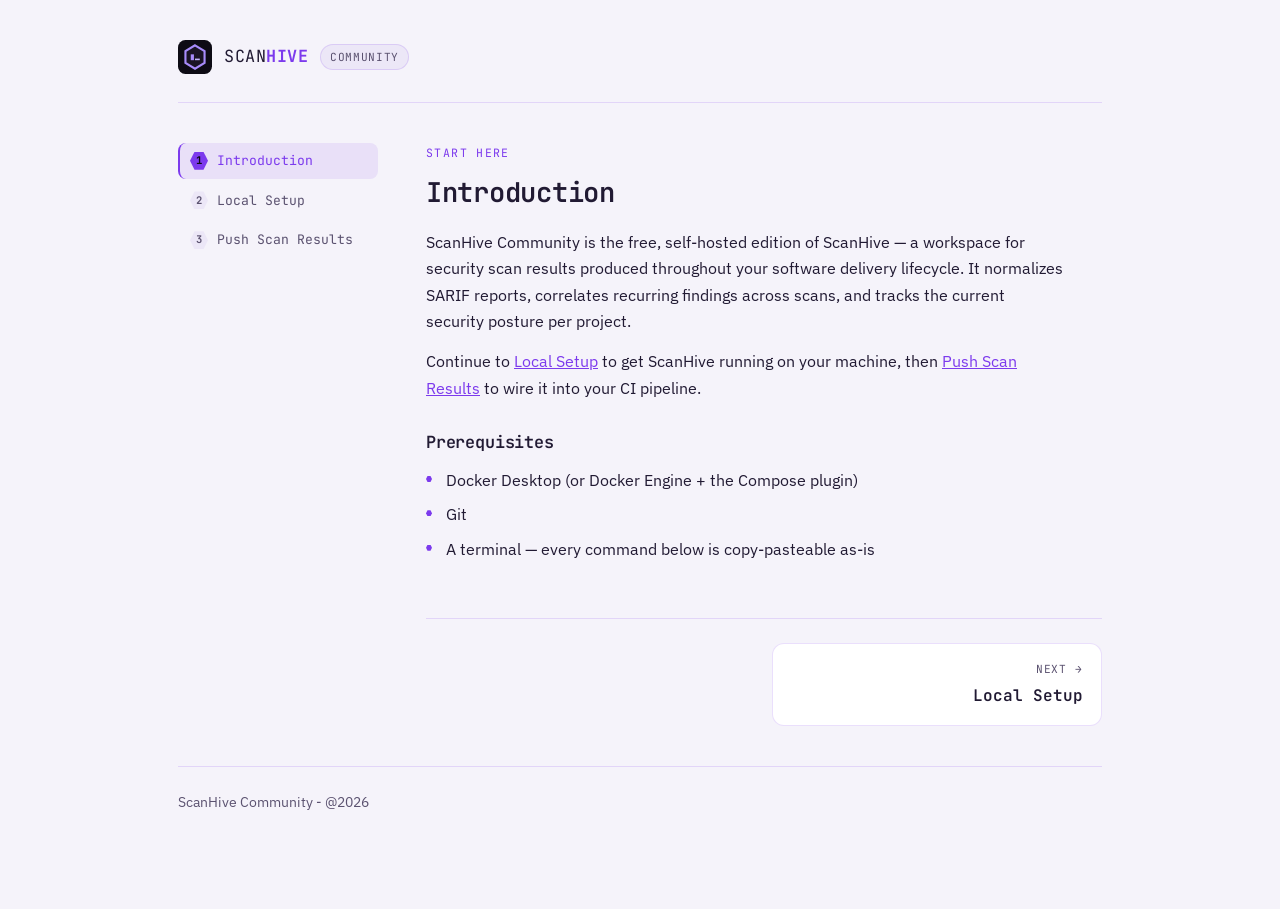
<file: index.html>
<!doctype html>
<html lang="en">
<head>
<meta charset="UTF-8">
<meta name="viewport" content="width=device-width, initial-scale=1.0">
<title>ScanHive Setup — Introduction</title>
<link rel="icon" type="image/svg+xml" href="../../scanhive-favicon.svg">
<link rel="stylesheet" href="https://fonts.googleapis.com/css2?family=JetBrains+Mono:wght@400;500;600;700&family=IBM+Plex+Sans:wght@400;500;600;700&display=swap">
<link rel="stylesheet" href="styles.css">
</head>
<body>

<div class="shell">

  <header class="top">
    <a class="brand-row" href="index.html">
      <svg class="mark" viewBox="0 0 64 64" xmlns="http://www.w3.org/2000/svg">
        <rect width="64" height="64" rx="14" fill="#0d0b14"/>
        <polygon points="32,10 50,21 50,43 32,54 14,43 14,21" fill="#1a1425" stroke="#a78bfa" stroke-width="4"/>
        <rect x="24" y="27" width="6" height="11" fill="#a78bfa"/>
        <rect x="32" y="35" width="9" height="3" fill="#c4b5fd"/>
      </svg>
      <span class="word">SCAN<b>HIVE</b></span>
      <span class="chip">Community</span>
    </a>
  </header>

  <div class="layout">
    <nav class="sidebar">
      <a href="index.html" class="current"><span class="pagenum">1</span>Introduction</a>
      <a href="local-setup.html"><span class="pagenum">2</span>Local Setup</a>
      <a href="push-data.html"><span class="pagenum">3</span>Push Scan Results</a>
    </nav>

    <main>
      <section id="introduction">
        <p class="eyebrow">Start here</p>
        <h2>Introduction</h2>
        <p>ScanHive Community is the free, self-hosted edition of ScanHive — a workspace for security scan results produced throughout your software delivery lifecycle. It normalizes SARIF reports, correlates recurring findings across scans, and tracks the current security posture per project.</p>
        <p>Continue to <a href="local-setup.html">Local Setup</a> to get ScanHive running on your machine, then <a href="push-data.html">Push Scan Results</a> to wire it into your CI pipeline.</p>

        <h3>Prerequisites</h3>
        <ul class="plain">
          <li>Docker Desktop (or Docker Engine + the Compose plugin)</li>
          <li>Git</li>
          <li>A terminal — every command below is copy-pasteable as-is</li>
        </ul>
      </section>

      <nav class="pager">
        <span></span>
        <a class="pager-link next" href="local-setup.html">
          <span class="pager-label">Next →</span>
          <span class="pager-title">Local Setup</span>
        </a>
      </nav>
    </main>
  </div>

  <footer>
    ScanHive Community - @2026
  </footer>
</div>

</body>
</html>
</file>
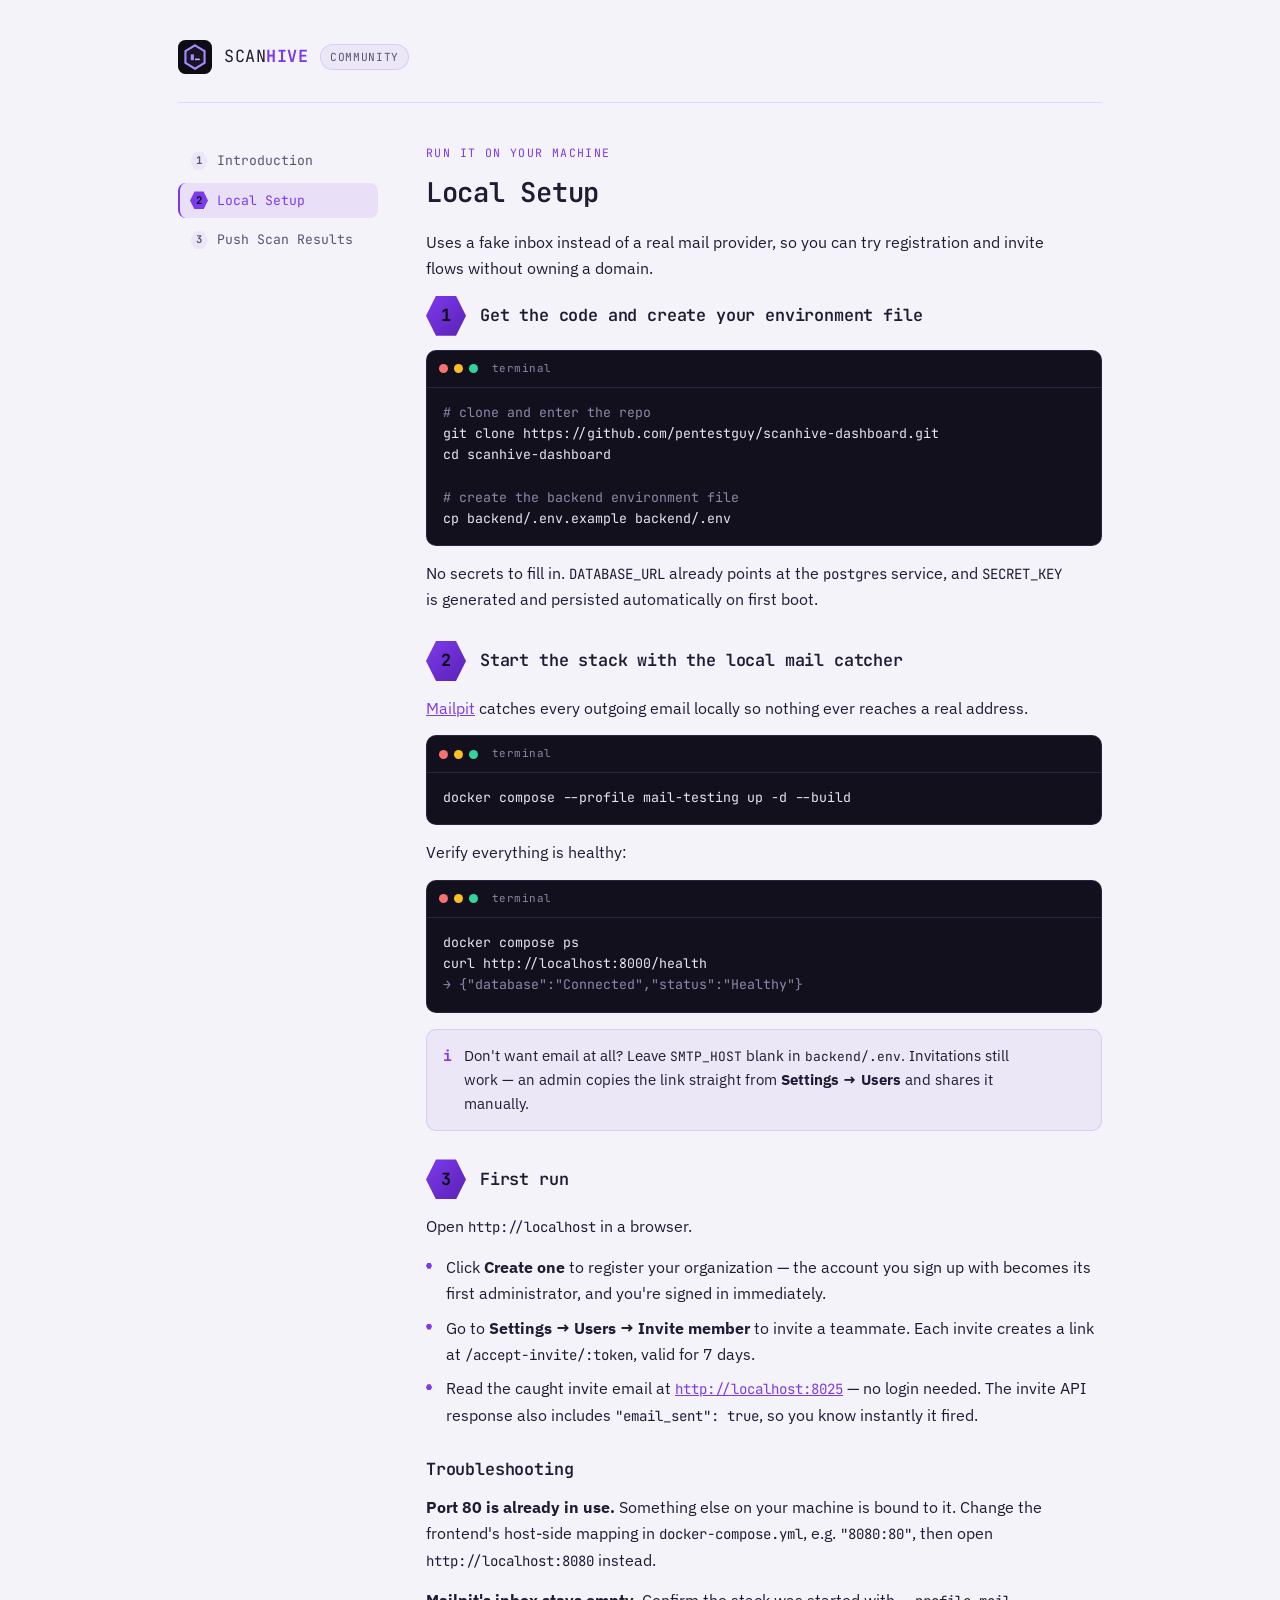
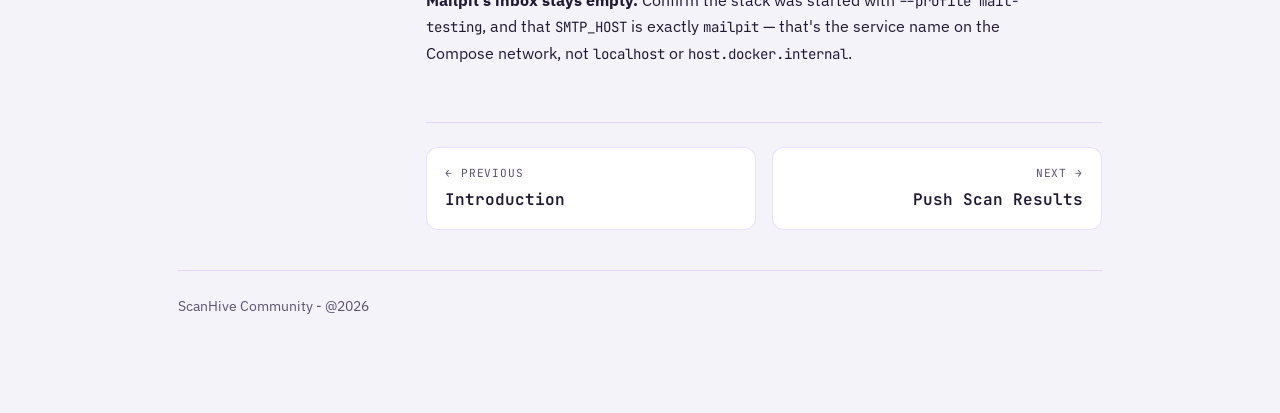
<file: local-setup.html>
<!doctype html>
<html lang="en">
<head>
<meta charset="UTF-8">
<meta name="viewport" content="width=device-width, initial-scale=1.0">
<title>ScanHive Setup — Local Setup</title>
<link rel="icon" type="image/svg+xml" href="../../scanhive-favicon.svg">
<link rel="stylesheet" href="https://fonts.googleapis.com/css2?family=JetBrains+Mono:wght@400;500;600;700&family=IBM+Plex+Sans:wght@400;500;600;700&display=swap">
<link rel="stylesheet" href="styles.css">
</head>
<body>

<div class="shell">

  <header class="top">
    <a class="brand-row" href="index.html">
      <svg class="mark" viewBox="0 0 64 64" xmlns="http://www.w3.org/2000/svg">
        <rect width="64" height="64" rx="14" fill="#0d0b14"/>
        <polygon points="32,10 50,21 50,43 32,54 14,43 14,21" fill="#1a1425" stroke="#a78bfa" stroke-width="4"/>
        <rect x="24" y="27" width="6" height="11" fill="#a78bfa"/>
        <rect x="32" y="35" width="9" height="3" fill="#c4b5fd"/>
      </svg>
      <span class="word">SCAN<b>HIVE</b></span>
      <span class="chip">Community</span>
    </a>
  </header>

  <div class="layout">
    <nav class="sidebar">
      <a href="index.html"><span class="pagenum">1</span>Introduction</a>
      <a href="local-setup.html" class="current"><span class="pagenum">2</span>Local Setup</a>
      <a href="push-data.html"><span class="pagenum">3</span>Push Scan Results</a>
    </nav>

    <main>
    <section id="local-setup">
      <p class="eyebrow">Run it on your machine</p>
      <h2>Local Setup</h2>
      <p>Uses a fake inbox instead of a real mail provider, so you can try registration and invite flows without owning a domain.</p>

      <div class="step-head"><span class="hexnum">1</span><h3 style="margin:0;">Get the code and create your environment file</h3></div>
      <div class="term">
        <div class="bar"><span></span><span></span><span></span><label>terminal</label></div>
        <pre><span class="c"># clone and enter the repo</span>
git clone https://github.com/pentestguy/scanhive-dashboard.git
cd scanhive-dashboard

<span class="c"># create the backend environment file</span>
cp backend/.env.example backend/.env</pre>
      </div>
      <p>No secrets to fill in. <code>DATABASE_URL</code> already points at the <code>postgres</code> service, and <code>SECRET_KEY</code> is generated and persisted automatically on first boot.</p>

      <div class="step-head" style="margin-top:28px;"><span class="hexnum">2</span><h3 style="margin:0;">Start the stack with the local mail catcher</h3></div>
      <p><a href="https://mailpit.axllent.org/" target="_blank" rel="noopener">Mailpit</a> catches every outgoing email locally so nothing ever reaches a real address.</p>
      <div class="term">
        <div class="bar"><span></span><span></span><span></span><label>terminal</label></div>
        <pre>docker compose --profile mail-testing up -d --build</pre>
      </div>
      <p>Verify everything is healthy:</p>
      <div class="term">
        <div class="bar"><span></span><span></span><span></span><label>terminal</label></div>
        <pre>docker compose ps
curl http://localhost:8000/health
<span class="c">→ {"database":"Connected","status":"Healthy"}</span></pre>
      </div>
      <div class="callout">
        <span class="ico">i</span>
        <p>Don't want email at all? Leave <code>SMTP_HOST</code> blank in <code>backend/.env</code>. Invitations still work — an admin copies the link straight from <b>Settings → Users</b> and shares it manually.</p>
      </div>

      <div class="step-head" style="margin-top:28px;"><span class="hexnum">3</span><h3 style="margin:0;">First run</h3></div>
      <p>Open <code>http://localhost</code> in a browser.</p>
      <ul class="plain">
        <li>Click <b>Create one</b> to register your organization — the account you sign up with becomes its first administrator, and you're signed in immediately.</li>
        <li>Go to <b>Settings → Users → Invite member</b> to invite a teammate. Each invite creates a link at <code>/accept-invite/:token</code>, valid for 7 days.</li>
        <li>Read the caught invite email at <a href="http://localhost:8025"><code>http://localhost:8025</code></a> — no login needed. The invite API response also includes <code>"email_sent": true</code>, so you know instantly it fired.</li>
      </ul>

      <h3>Troubleshooting</h3>
      <p><b>Port 80 is already in use.</b> Something else on your machine is bound to it. Change the frontend's host-side mapping in <code>docker-compose.yml</code>, e.g. <code>"8080:80"</code>, then open <code>http://localhost:8080</code> instead.</p>
      <p><b>Mailpit's inbox stays empty.</b> Confirm the stack was started with <code>--profile mail-testing</code>, and that <code>SMTP_HOST</code> is exactly <code>mailpit</code> — that's the service name on the Compose network, not <code>localhost</code> or <code>host.docker.internal</code>.</p>
    </section>

    <nav class="pager">
      <a class="pager-link prev" href="index.html">
        <span class="pager-label">← Previous</span>
        <span class="pager-title">Introduction</span>
      </a>
      <a class="pager-link next" href="push-data.html">
        <span class="pager-label">Next →</span>
        <span class="pager-title">Push Scan Results</span>
      </a>
    </nav>
    </main>
  </div>

  <footer>
    ScanHive Community - @2026
  </footer>
</div>

</body>
</html>
</file>
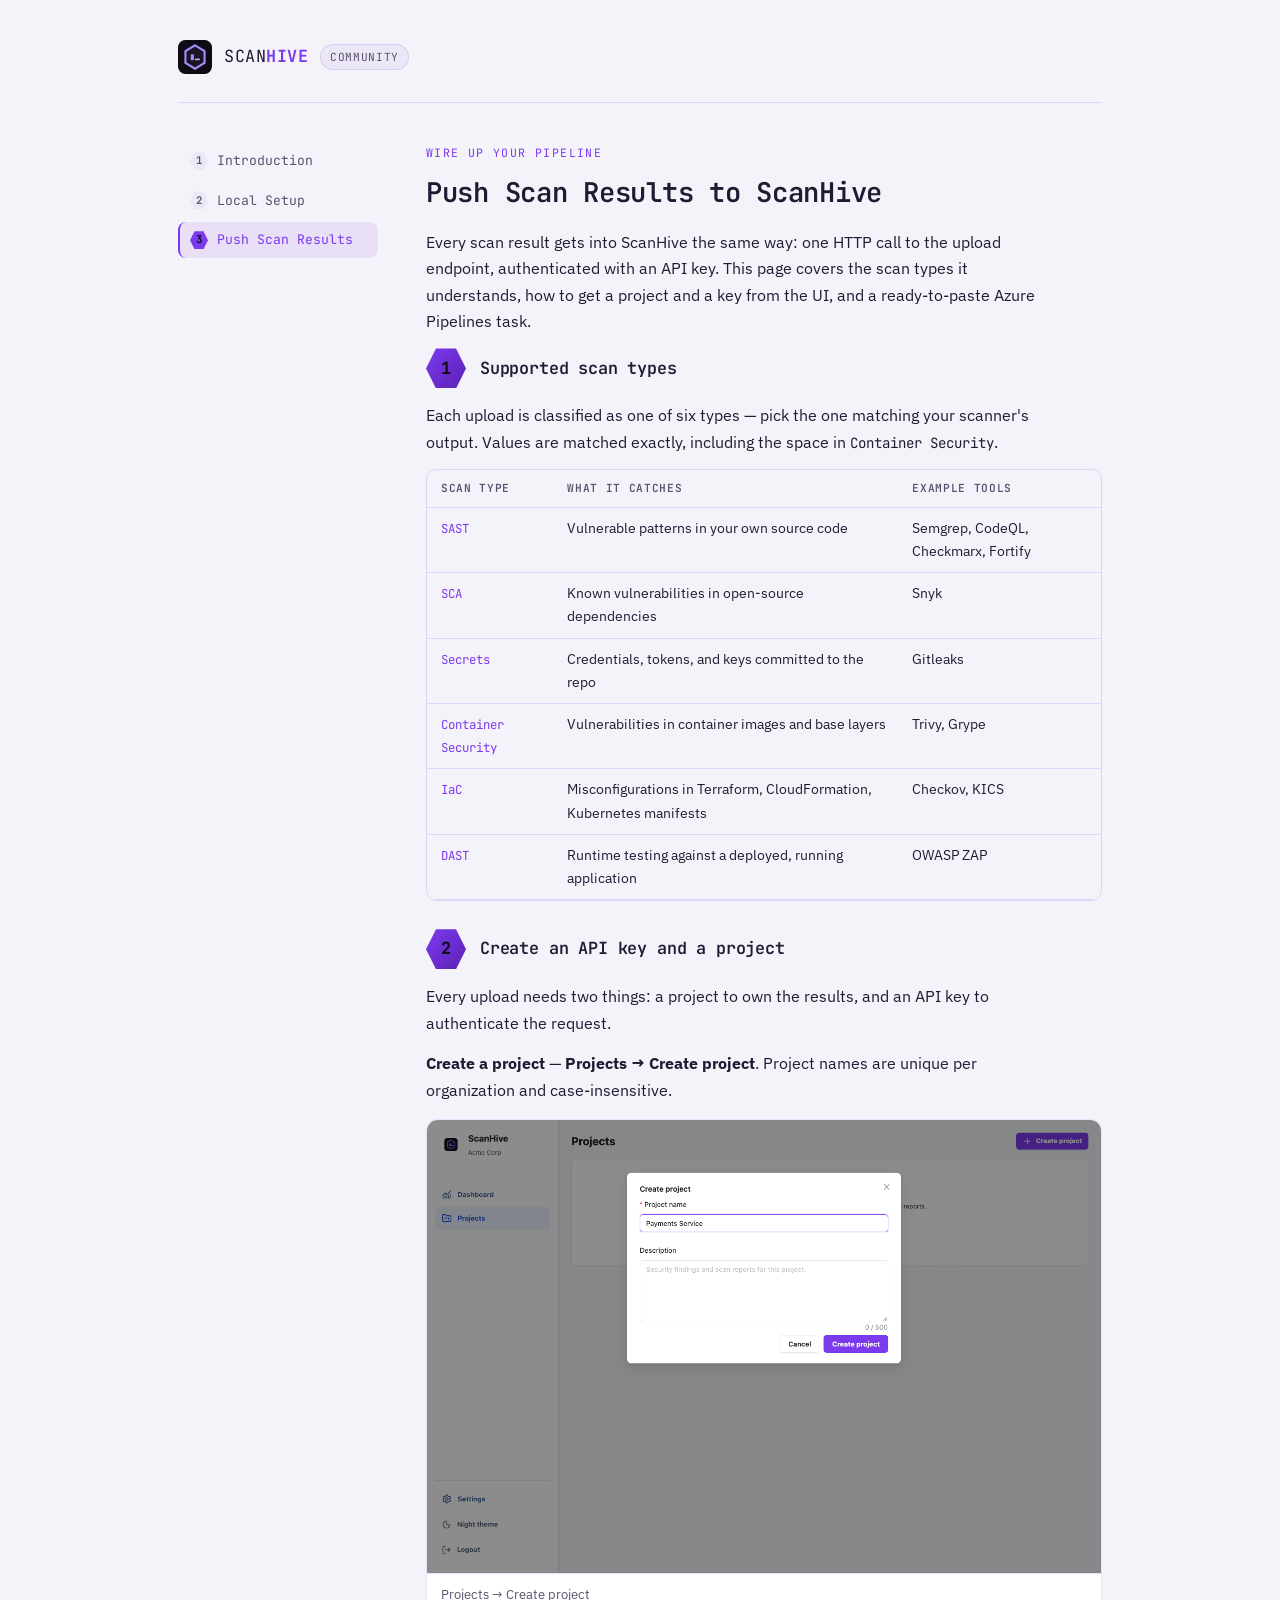
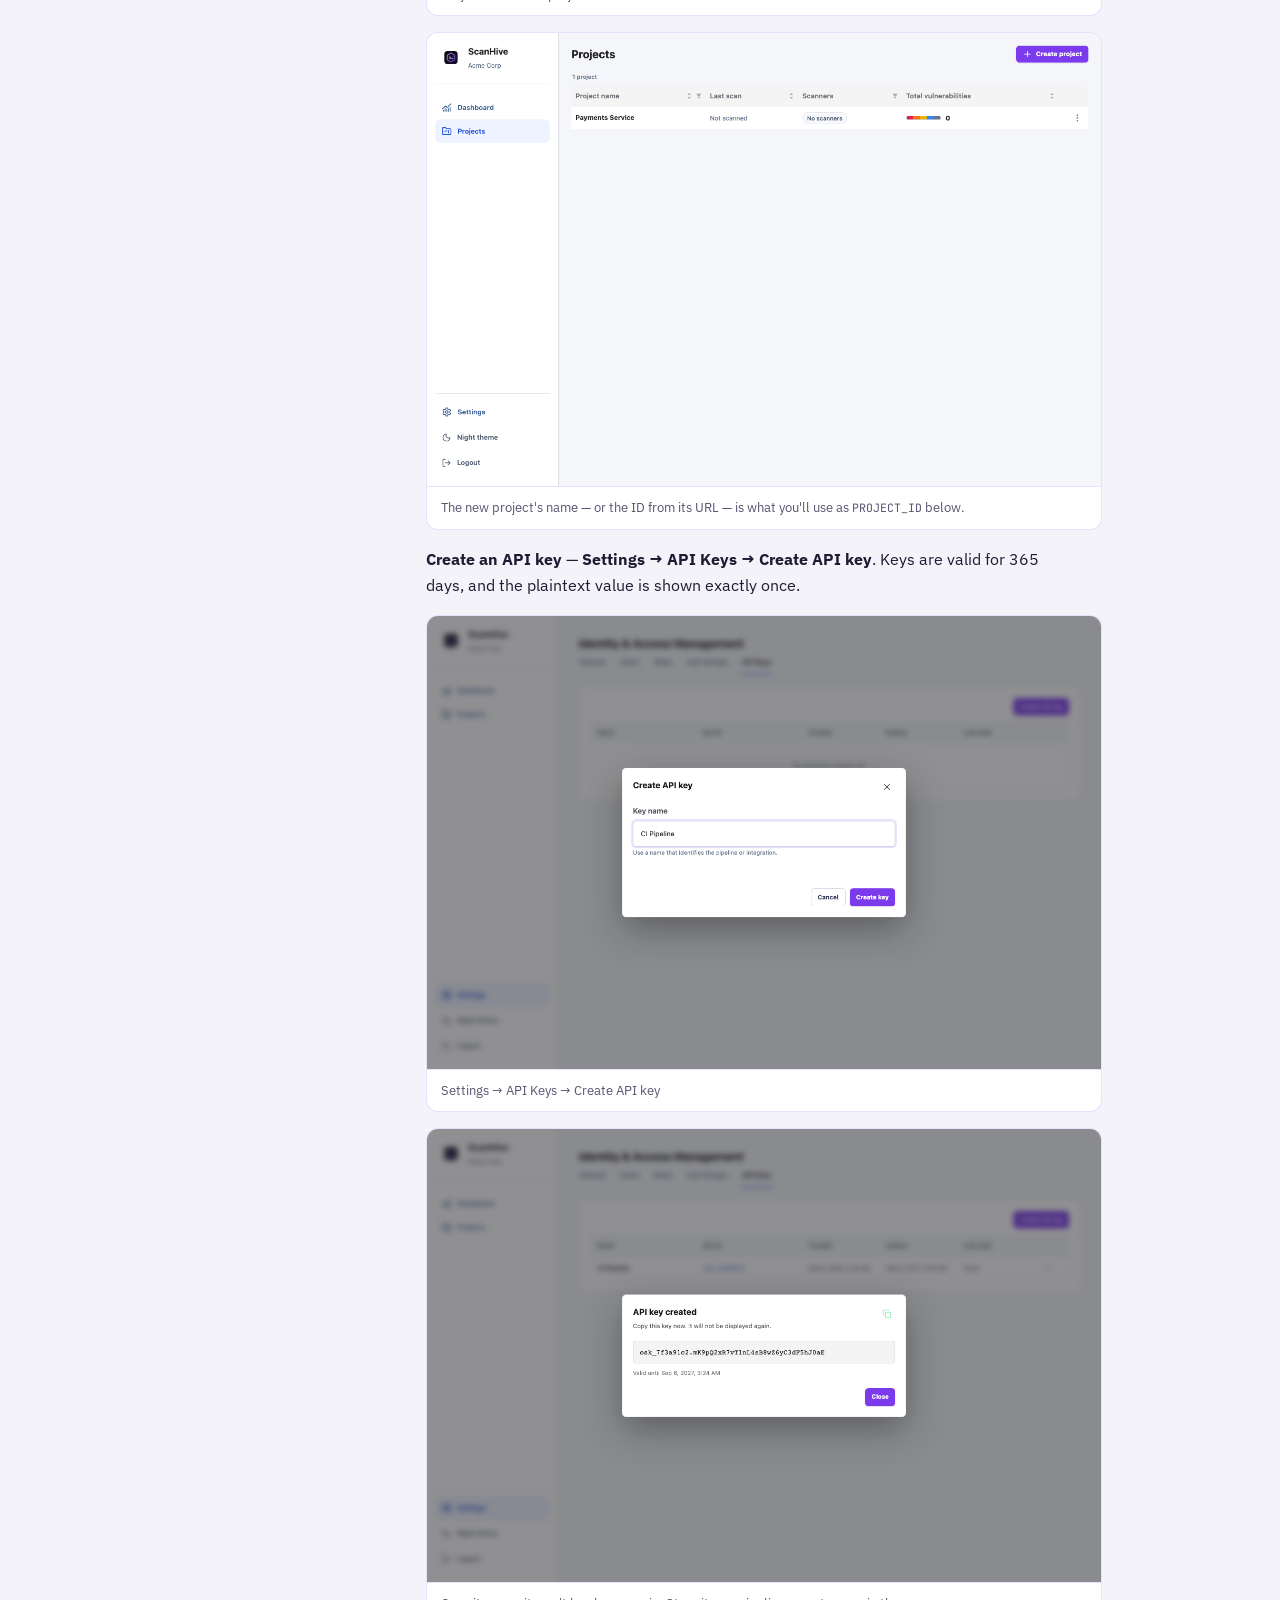
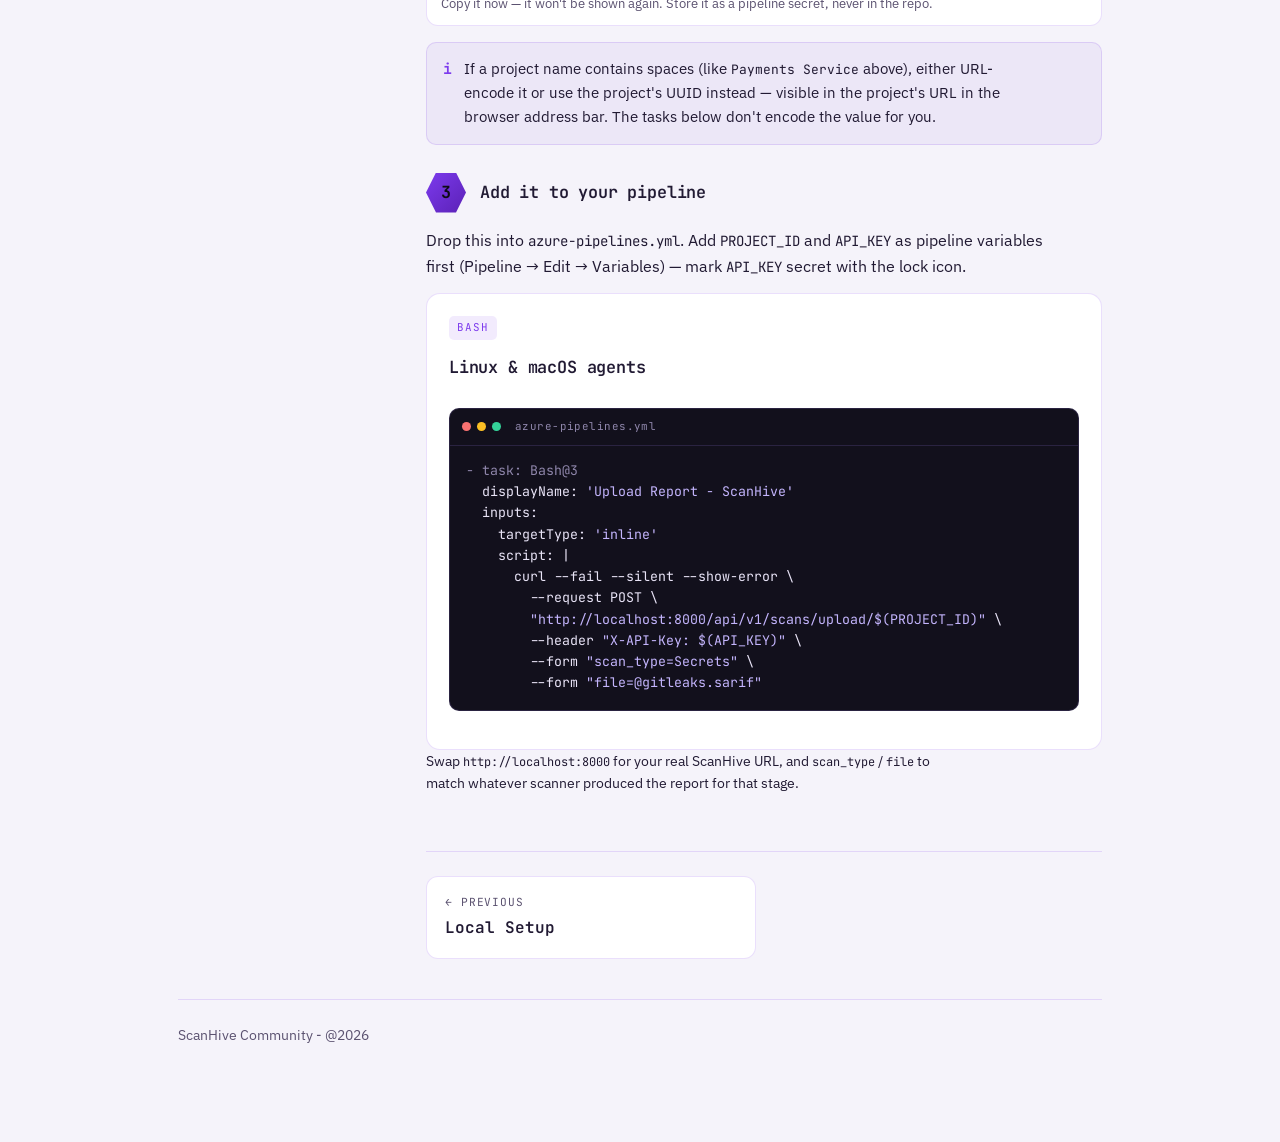
<file: push-data.html>
<!doctype html>
<html lang="en">
<head>
<meta charset="UTF-8">
<meta name="viewport" content="width=device-width, initial-scale=1.0">
<title>ScanHive Setup — Push Scan Results</title>
<link rel="icon" type="image/svg+xml" href="../../scanhive-favicon.svg">
<link rel="stylesheet" href="https://fonts.googleapis.com/css2?family=JetBrains+Mono:wght@400;500;600;700&family=IBM+Plex+Sans:wght@400;500;600;700&display=swap">
<link rel="stylesheet" href="styles.css">
</head>
<body>

<div class="shell">

  <header class="top">
    <a class="brand-row" href="index.html">
      <svg class="mark" viewBox="0 0 64 64" xmlns="http://www.w3.org/2000/svg">
        <rect width="64" height="64" rx="14" fill="#0d0b14"/>
        <polygon points="32,10 50,21 50,43 32,54 14,43 14,21" fill="#1a1425" stroke="#a78bfa" stroke-width="4"/>
        <rect x="24" y="27" width="6" height="11" fill="#a78bfa"/>
        <rect x="32" y="35" width="9" height="3" fill="#c4b5fd"/>
      </svg>
      <span class="word">SCAN<b>HIVE</b></span>
      <span class="chip">Community</span>
    </a>
  </header>

  <div class="layout">
    <nav class="sidebar">
      <a href="index.html"><span class="pagenum">1</span>Introduction</a>
      <a href="local-setup.html"><span class="pagenum">2</span>Local Setup</a>
      <a href="push-data.html" class="current"><span class="pagenum">3</span>Push Scan Results</a>
    </nav>

    <main>
      <section id="push-data">
        <p class="eyebrow">Wire up your pipeline</p>
        <h2>Push Scan Results to ScanHive</h2>
        <p>Every scan result gets into ScanHive the same way: one HTTP call to the upload endpoint, authenticated with an API key. This page covers the scan types it understands, how to get a project and a key from the UI, and a ready-to-paste Azure Pipelines task.</p>

        <div class="step-head"><span class="hexnum">1</span><h3 style="margin:0;">Supported scan types</h3></div>
        <p>Each upload is classified as one of six types — pick the one matching your scanner's output. Values are matched exactly, including the space in <code>Container Security</code>.</p>
        <div class="table-scroll">
          <table>
            <tr><th>Scan type</th><th>What it catches</th><th>Example tools</th></tr>
            <tr><td><code>SAST</code></td><td>Vulnerable patterns in your own source code</td><td>Semgrep, CodeQL, Checkmarx, Fortify</td></tr>
            <tr><td><code>SCA</code></td><td>Known vulnerabilities in open-source dependencies</td><td>Snyk</td></tr>
            <tr><td><code>Secrets</code></td><td>Credentials, tokens, and keys committed to the repo</td><td>Gitleaks</td></tr>
            <tr><td><code>Container Security</code></td><td>Vulnerabilities in container images and base layers</td><td>Trivy, Grype</td></tr>
            <tr><td><code>IaC</code></td><td>Misconfigurations in Terraform, CloudFormation, Kubernetes manifests</td><td>Checkov, KICS</td></tr>
            <tr><td><code>DAST</code></td><td>Runtime testing against a deployed, running application</td><td>OWASP ZAP</td></tr>
          </table>
        </div>

        <div class="step-head" style="margin-top:28px;"><span class="hexnum">2</span><h3 style="margin:0;">Create an API key and a project</h3></div>
        <p>Every upload needs two things: a project to own the results, and an API key to authenticate the request.</p>

        <p><b>Create a project</b> — <b>Projects → Create project</b>. Project names are unique per organization and case-insensitive.</p>
        <figure class="shot">
          <img src="assets/create-project-form-filled.png" alt="ScanHive Create project dialog with the name field filled in">
          <figcaption>Projects → Create project</figcaption>
        </figure>
        <figure class="shot">
          <img src="assets/projects-list.png" alt="ScanHive projects list showing the newly created project">
          <figcaption>The new project's name — or the ID from its URL — is what you'll use as <code>PROJECT_ID</code> below.</figcaption>
        </figure>

        <p><b>Create an API key</b> — <b>Settings → API Keys → Create API key</b>. Keys are valid for 365 days, and the plaintext value is shown exactly once.</p>
        <figure class="shot">
          <img src="assets/create-api-key-form.png" alt="ScanHive Create API key dialog">
          <figcaption>Settings → API Keys → Create API key</figcaption>
        </figure>
        <figure class="shot">
          <img src="assets/api-key-created.png" alt="ScanHive API key created dialog showing the key once">
          <figcaption>Copy it now — it won't be shown again. Store it as a pipeline secret, never in the repo.</figcaption>
        </figure>

        <div class="callout">
          <span class="ico">i</span>
          <p>If a project name contains spaces (like <code>Payments Service</code> above), either URL-encode it or use the project's UUID instead — visible in the project's URL in the browser address bar. The tasks below don't encode the value for you.</p>
        </div>

        <div class="step-head" style="margin-top:28px;"><span class="hexnum">3</span><h3 style="margin:0;">Add it to your pipeline</h3></div>
        <p>Drop this into <code>azure-pipelines.yml</code>. Add <code>PROJECT_ID</code> and <code>API_KEY</code> as pipeline variables first (Pipeline → Edit → Variables) — mark <code>API_KEY</code> secret with the lock icon.</p>

        <div class="path-card bash">
          <span class="tag">Bash</span>
          <h3>Linux &amp; macOS agents</h3>
          <div class="term">
            <div class="bar"><span></span><span></span><span></span><label>azure-pipelines.yml</label></div>
            <pre><span class="c">- task: Bash@3</span>
  displayName: <span class="k">'Upload Report - ScanHive'</span>
  inputs:
    targetType: <span class="k">'inline'</span>
    script: |
      curl --fail --silent --show-error \
        --request POST \
        <span class="k">"http://localhost:8000/api/v1/scans/upload/$(PROJECT_ID)"</span> \
        --header <span class="k">"X-API-Key: $(API_KEY)"</span> \
        --form <span class="k">"scan_type=Secrets"</span> \
        --form <span class="k">"file=@gitleaks.sarif"</span></pre>
          </div>
        </div>

        <p style="font-size:0.85rem;">Swap <code>http://localhost:8000</code> for your real ScanHive URL, and <code>scan_type</code> / <code>file</code> to match whatever scanner produced the report for that stage.</p>
      </section>

      <nav class="pager">
        <a class="pager-link prev" href="local-setup.html">
          <span class="pager-label">← Previous</span>
          <span class="pager-title">Local Setup</span>
        </a>
        <span></span>
      </nav>
    </main>
  </div>

  <footer>
    ScanHive Community - @2026
  </footer>
</div>

</body>
</html>
</file>
<file: styles.css>
:root{
  --bg:#f5f3fa;
  --surface:#ffffff;
  --surface-2:#ece7f7;
  --line:rgba(124,58,237,0.16);
  --ink:#211a33;
  --ink-dim:#5b5270;
  --accent:#7c3aed;
  --accent-strong:#5b21b6;
  --accent-soft:rgba(124,58,237,0.10);
  --good:#059669;
  --good-soft:rgba(5,150,105,0.12);
  --warn:#b45309;
  --warn-soft:rgba(180,83,9,0.12);
  --danger:#dc2626;
  --danger-soft:rgba(220,38,38,0.10);

  --code-bg:#12101c;
  --code-line:rgba(167,139,250,0.16);
  --code-ink:#e9e4f7;
  --code-dim:#8f86ab;
  --code-accent:#c4b5fd;

  --font-mono:'JetBrains Mono', ui-monospace, 'SFMono-Regular', Menlo, monospace;
  --font-body:'IBM Plex Sans', -apple-system, BlinkMacSystemFont, 'Segoe UI', sans-serif;
}

@media (prefers-color-scheme: dark){
  :root:not([data-theme="light"]){
    --bg:#0d0b14;
    --surface:#151020;
    --surface-2:#1a1425;
    --line:rgba(167,139,250,0.18);
    --ink:#e9e4f7;
    --ink-dim:#b9b0d1;
    --accent:#a78bfa;
    --accent-strong:#c4b5fd;
    --accent-soft:rgba(167,139,250,0.14);
    --good:#34d399;
    --good-soft:rgba(52,211,153,0.14);
    --warn:#fbbf24;
    --warn-soft:rgba(251,191,36,0.14);
    --danger:#f87171;
    --danger-soft:rgba(248,113,113,0.14);
  }
}
:root[data-theme="dark"]{
  --bg:#0d0b14;
  --surface:#151020;
  --surface-2:#1a1425;
  --line:rgba(167,139,250,0.18);
  --ink:#e9e4f7;
  --ink-dim:#b9b0d1;
  --accent:#a78bfa;
  --accent-strong:#c4b5fd;
  --accent-soft:rgba(167,139,250,0.14);
  --good:#34d399;
  --good-soft:rgba(52,211,153,0.14);
  --warn:#fbbf24;
  --warn-soft:rgba(251,191,36,0.14);
  --danger:#f87171;
  --danger-soft:rgba(248,113,113,0.14);
}

*{box-sizing:border-box;}
body{
  margin:0;
  background:var(--bg);
  color:var(--ink);
  font-family:var(--font-body);
  font-size:16px;
  line-height:1.65;
  -webkit-font-smoothing:antialiased;
}
h1,h2,h3,.mono{font-family:var(--font-mono);}
h1,h2,h3{text-wrap:balance; color:var(--ink); font-weight:600; letter-spacing:-0.01em;}
p{color:var(--ink); max-width:64ch;}
a{color:var(--accent);}
code{font-family:var(--font-mono); font-size:0.88em;}
img{max-width:100%;}

::selection{background:var(--accent-soft);}

/* ---------- shell ---------- */
.shell{
  max-width:980px;
  margin:0 auto;
  padding:0 28px 96px;
}

header.top{
  padding:40px 0 28px;
  border-bottom:1px solid var(--line);
  margin-bottom:40px;
}
.brand-row{
  display:flex;
  align-items:center;
  gap:12px;
  text-decoration:none;
  width:fit-content;
}
.brand-row .mark{width:34px; height:34px; flex:none;}
.brand-row .word{
  font-family:var(--font-mono);
  font-size:1.05rem;
  letter-spacing:0.03em;
  color:var(--ink);
}
.brand-row .word b{color:var(--accent); font-weight:700;}
.chip{
  font-family:var(--font-mono);
  font-size:0.7rem;
  letter-spacing:0.06em;
  text-transform:uppercase;
  padding:3px 9px;
  border-radius:999px;
  border:1px solid var(--line);
  color:var(--ink-dim);
  background:var(--surface-2);
}

/* ---------- layout: sidebar + main ---------- */
.layout{
  display:grid;
  grid-template-columns:200px minmax(0,1fr);
  gap:48px;
  align-items:start;
}
nav.sidebar{
  position:sticky;
  top:28px;
  display:flex;
  flex-direction:column;
  gap:4px;
  font-family:var(--font-mono);
  font-size:0.82rem;
}
nav.sidebar a{
  display:flex;
  align-items:center;
  gap:9px;
  padding:7px 10px;
  border-radius:8px;
  color:var(--ink-dim);
  text-decoration:none;
  border-left:2px solid transparent;
}
nav.sidebar a:hover{color:var(--ink);}
nav.sidebar a.current{
  color:var(--accent);
  background:var(--accent-soft);
  border-left-color:var(--accent);
}
nav.sidebar .pagenum{
  width:18px; height:18px; flex:none;
  display:flex; align-items:center; justify-content:center;
  clip-path:polygon(25% 0%,75% 0%,100% 50%,75% 100%,25% 100%,0% 50%);
  background:var(--surface-2);
  color:var(--ink-dim);
  font-weight:700;
  font-size:0.66rem;
}
nav.sidebar a.current .pagenum{background:var(--accent); color:var(--bg);}
:root[data-theme="dark"] nav.sidebar a.current .pagenum,
:root:not([data-theme="light"]) nav.sidebar a.current .pagenum{color:#0d0b14;}

main{min-width:0;}

@media (max-width:760px){
  .layout{grid-template-columns:1fr;}
  nav.sidebar{
    position:static;
    flex-direction:row;
    overflow-x:auto;
    border-bottom:1px solid var(--line);
    padding-bottom:14px;
    margin-bottom:8px;
  }
  nav.sidebar a{flex:none; border-left:none; border-bottom:2px solid transparent;}
  nav.sidebar a.current{border-left-color:transparent; border-bottom-color:var(--accent);}
}
section > .eyebrow{
  font-family:var(--font-mono);
  font-size:0.72rem;
  letter-spacing:0.12em;
  text-transform:uppercase;
  color:var(--accent);
  margin:0 0 8px;
}
section h2{font-size:1.7rem; margin:0 0 14px;}
section h3{font-size:1.05rem; margin:28px 0 10px;}
section > p{margin:0 0 14px;}

/* ---------- hex step badges ---------- */
.step-head{display:flex; align-items:center; gap:14px; margin-bottom:14px;}
.hexnum{
  flex:none;
  width:40px; height:40px;
  display:flex; align-items:center; justify-content:center;
  clip-path:polygon(25% 0%,75% 0%,100% 50%,75% 100%,25% 100%,0% 50%);
  background:linear-gradient(135deg, var(--accent), var(--accent-strong));
  color:var(--bg);
  font-family:var(--font-mono);
  font-weight:700;
  font-size:1.05rem;
}
:root[data-theme="dark"] .hexnum, :root:not([data-theme="light"]) .hexnum{color:#0d0b14;}

/* ---------- cards / tables ---------- */
.path-card{
  background:var(--surface);
  border:1px solid var(--line);
  border-radius:14px;
  padding:22px 22px 24px;
  margin-top:8px;
  display:flex;
  flex-direction:column;
  gap:12px;
}
.path-card .tag{
  font-family:var(--font-mono);
  font-size:0.68rem;
  letter-spacing:0.1em;
  text-transform:uppercase;
  padding:3px 8px;
  border-radius:5px;
  width:fit-content;
  background:var(--surface-2);
  color:var(--ink-dim);
}
.path-card.bash .tag{background:var(--accent-soft); color:var(--accent);}
.path-card h3{margin:2px 0 0;}
.path-card p{font-size:0.94rem; color:var(--ink-dim); margin:0;}

.shot{
  margin:16px 0;
  border:1px solid var(--line);
  border-radius:12px;
  overflow:hidden;
  background:var(--surface);
}
.shot img{display:block; width:100%;}
.shot figcaption{
  padding:10px 14px;
  font-size:0.82rem;
  color:var(--ink-dim);
  border-top:1px solid var(--line);
}

table{
  width:100%;
  border-collapse:collapse;
  font-size:0.88rem;
}
th,td{
  text-align:left;
  padding:9px 12px;
  border-bottom:1px solid var(--line);
  vertical-align:top;
}
th{
  font-family:var(--font-mono);
  font-size:0.7rem;
  letter-spacing:0.06em;
  text-transform:uppercase;
  color:var(--ink-dim);
  font-weight:600;
}
td code{color:var(--accent);}
.table-scroll{overflow-x:auto; border:1px solid var(--line); border-radius:10px;}
.table-scroll table{border:none;}
.table-scroll th:first-child, .table-scroll td:first-child{padding-left:14px;}

/* ---------- terminal code panel ---------- */
.term{
  background:var(--code-bg);
  border:1px solid var(--code-line);
  border-radius:10px;
  overflow:hidden;
  margin:14px 0;
}
.term .bar{
  display:flex;
  align-items:center;
  gap:6px;
  padding:9px 12px;
  border-bottom:1px solid var(--code-line);
}
.term .bar span{width:9px; height:9px; border-radius:50%; display:block;}
.term .bar span:nth-child(1){background:#f87171;}
.term .bar span:nth-child(2){background:#fbbf24;}
.term .bar span:nth-child(3){background:#34d399;}
.term .bar label{
  margin-left:8px;
  font-family:var(--font-mono);
  font-size:0.68rem;
  color:var(--code-dim);
  letter-spacing:0.04em;
}
.term pre{
  margin:0;
  padding:14px 16px 16px;
  overflow-x:auto;
  font-family:var(--font-mono);
  font-size:0.83rem;
  line-height:1.6;
  color:var(--code-ink);
}
.term .c{color:var(--code-dim);}
.term .k{color:var(--code-accent);}

.callout{
  display:flex;
  gap:12px;
  padding:14px 16px;
  border-radius:10px;
  border:1px solid var(--line);
  background:var(--surface-2);
  font-size:0.92rem;
  margin:16px 0;
}
.callout .ico{flex:none; font-family:var(--font-mono); color:var(--accent); font-weight:700;}
.callout p{margin:0; color:var(--ink);}

/* ---------- misc ---------- */
ul.plain{padding-left:0; list-style:none; margin:0;}
ul.plain li{
  padding-left:20px;
  position:relative;
  margin-bottom:8px;
}
ul.plain li::before{
  content:"";
  position:absolute; left:0; top:9px;
  width:6px; height:6px;
  background:var(--accent);
  clip-path:polygon(25% 0%,75% 0%,100% 50%,75% 100%,25% 100%,0% 50%);
}

/* ---------- pager ---------- */
.pager{
  display:grid;
  grid-template-columns:1fr 1fr;
  gap:16px;
  margin-top:56px;
  padding-top:24px;
  border-top:1px solid var(--line);
}
.pager-link{
  display:flex;
  flex-direction:column;
  gap:4px;
  padding:16px 18px;
  border:1px solid var(--line);
  border-radius:12px;
  text-decoration:none;
  background:var(--surface);
  min-width:0;
}
.pager-link:hover{border-color:var(--accent);}
.pager-link.next{grid-column:2; text-align:right; align-items:flex-end;}
.pager-link.prev{grid-column:1;}
.pager-label{
  font-family:var(--font-mono);
  font-size:0.7rem;
  letter-spacing:0.08em;
  text-transform:uppercase;
  color:var(--ink-dim);
}
.pager-title{
  font-family:var(--font-mono);
  font-weight:600;
  color:var(--ink);
}
@media (max-width:600px){
  .pager{grid-template-columns:1fr;}
  .pager-link.next{grid-column:1; text-align:left; align-items:flex-start;}
}

footer{
  margin-top:40px;
  padding-top:24px;
  border-top:1px solid var(--line);
  color:var(--ink-dim);
  font-size:0.85rem;
}

@media (prefers-reduced-motion: reduce){ html{scroll-behavior:auto;} }
</file>
